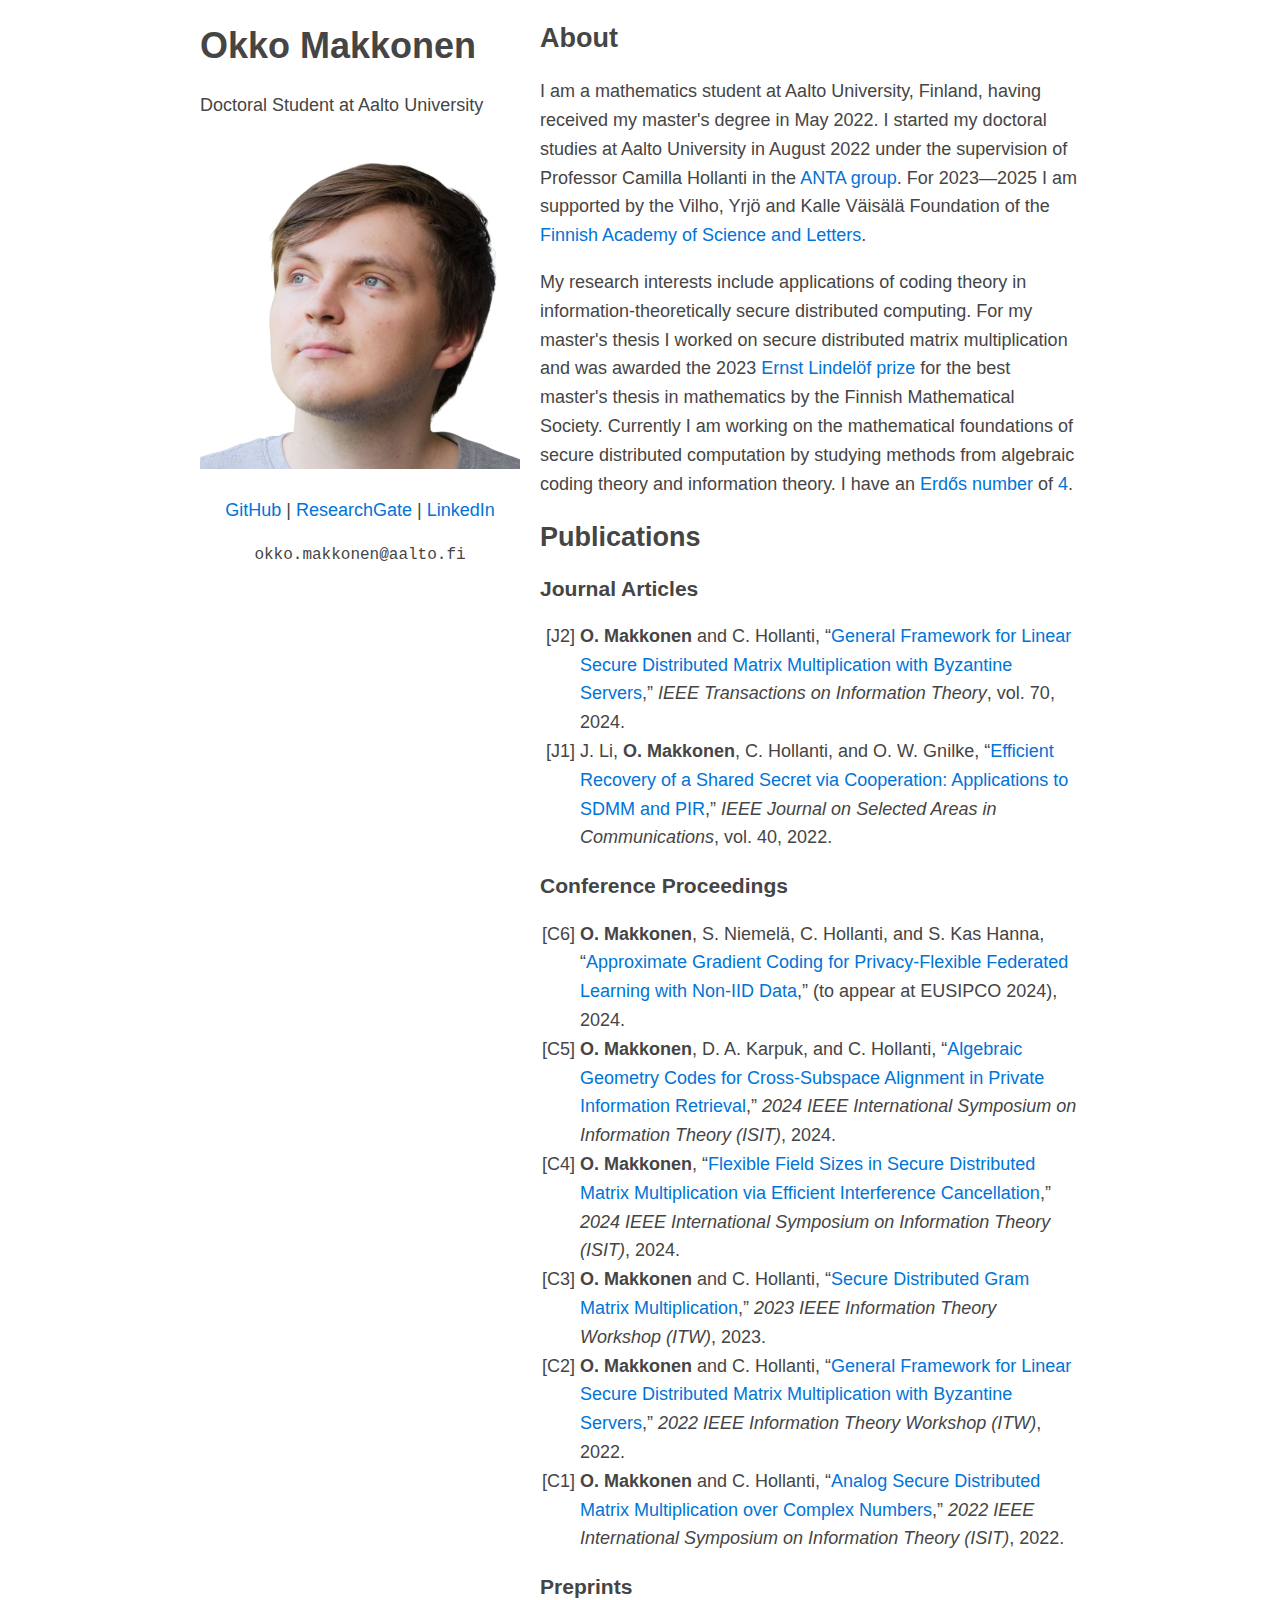
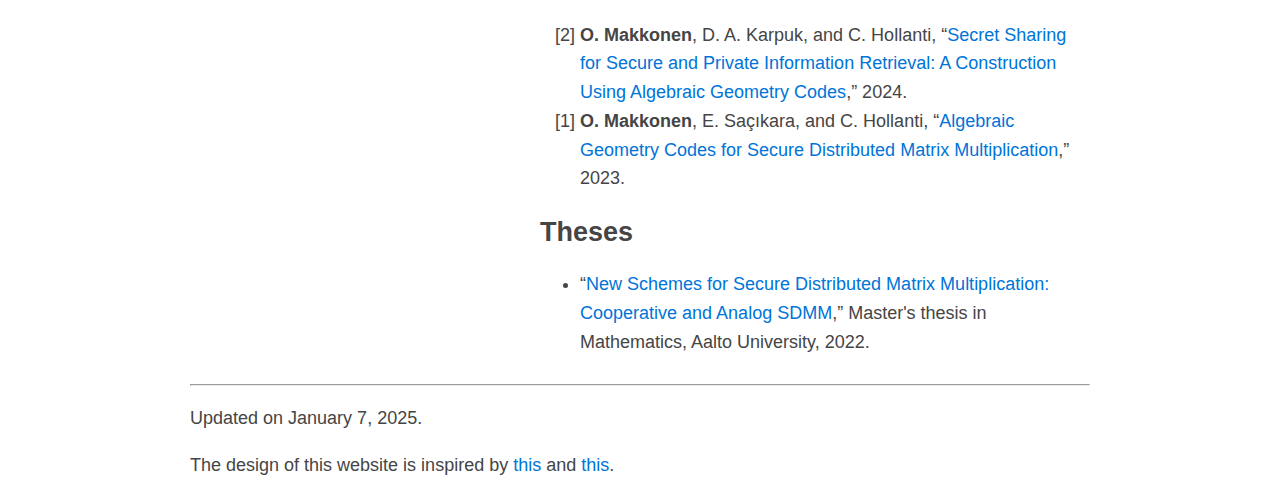
<file: index.html>
<!doctype html><html lang=en><meta charset=utf-8><meta name=viewport content="width=device-width,initial-scale=1"><title>Okko Makkonen — Doctoral Student</title><meta name=description content="Personal website of Okko Makkonen"><link rel=stylesheet href=https://brick.freetls.fastly.net/Roboto:300><link rel=stylesheet href=/style.css><link rel=apple-touch-icon sizes=180x180 href=/icons/apple-touch-icon.png><link rel=icon type=image/png sizes=32x32 href=/icons/favicon-32x32.png><link rel=icon type=image/png sizes=16x16 href=/icons/favicon-16x16.png><link rel=manifest href=/site.webmanifest><link rel=mask-icon href=/icons/safari-pinned-tab.svg color=#5bbad5><link rel="shortcut icon" href=/icons/favicon.ico><meta name=msapplication-TileColor content="#2d89ef"><meta name=msapplication-config content="/browserconfig.xml"><meta name=theme-color content="#ffffff"><div class=columns><div class=column><header><h1>Okko Makkonen</h1><aside>Doctoral Student at Aalto University</aside><br><img srcset="/images/profile-photo-1x.png 1x, /images/profile-photo-2x.png 2x, /images/profile-photo-3x.png 3x, /images/profile-photo-4x.png 4x" alt="Photo of me" id=profile-photo><p class=centered><a href=https://github.com/okkomakkonen>GitHub</a>
|
<a href=https://www.researchgate.net/profile/Okko-Makkonen>ResearchGate</a>
|
<a href=https://linkedin.com/in/okkomakkonen>LinkedIn</a><p class="centered typewriter">okko.makkonen@aalto.fi</header></div><div class=column><section><h2>About</h2><p>I am a mathematics student at Aalto University, Finland, having received my master's degree in May
2022.
I started my doctoral studies at Aalto University in August 2022 under the supervision of
Professor Camilla Hollanti in the <a href=https://math.aalto.fi/en/research/discrete/anta/index.html>ANTA group</a>.
For 2023&mdash;2025 I am supported by the Vilho, Yrjö and Kalle Väisälä Foundation of the <a href=https://www.acadsci.fi/en/>Finnish Academy of Science and Letters</a>.<p>My research interests include applications of coding theory in information-theoretically secure distributed computing.
For my master's thesis I worked on secure distributed matrix multiplication and was awarded the 2023 <a href=https://matemaattinenyhdistys.fi/ajankohtaista/vuoden-2022-vaitoskirjapalkinto-ja-ernst-lindelof-palkinto>Ernst Lindelöf prize</a> for the best master's thesis in mathematics by the Finnish Mathematical Society.
Currently I am working on the mathematical foundations of secure distributed computation by studying methods from algebraic coding theory and information theory.
I have an <a href=https://sites.google.com/oakland.edu/grossman/home/the-erdoes-number-project>Erdős number</a> of <a href=/erdos>4</a>.</section><section><h2>Publications</h2><h3>Journal Articles</h3><ol reversed id=journal-articles><li><strong>O. Makkonen</strong> and C. Hollanti,
&ldquo;<a href=https://arxiv.org/abs/2205.07052>General Framework for Linear Secure
Distributed Matrix Multiplication with Byzantine Servers</a>,&rdquo;
<em>IEEE Transactions on Information Theory</em>, vol. 70, 2024.<li>J. Li, <strong>O. Makkonen</strong>, C. Hollanti, and O. W. Gnilke,
&ldquo;<a href=https://arxiv.org/abs/2106.05785>Efficient Recovery of a Shared Secret via
Cooperation: Applications to SDMM and PIR</a>,&rdquo;
<em>IEEE Journal on Selected Areas in Communications</em>, vol. 40, 2022.</ol><h3>Conference Proceedings</h3><ol reversed id=conference-proceedings><li><strong>O. Makkonen</strong>, S. Niemelä, C. Hollanti, and S. Kas Hanna,
&ldquo;<a href=https://arxiv.org/abs/2404.03524>Approximate Gradient Coding for Privacy-Flexible Federated Learning with Non-IID Data</a>,&rdquo;
(to appear at EUSIPCO 2024), 2024.<li><strong>O. Makkonen</strong>, D. A. Karpuk, and C. Hollanti,
&ldquo;<a href=https://arxiv.org/abs/2405.18052>Algebraic Geometry Codes for Cross-Subspace Alignment in Private Information Retrieval</a>,&rdquo;
<em>2024 IEEE International Symposium on Information Theory (ISIT)</em>, 2024.<li><strong>O. Makkonen</strong>,
&ldquo;<a href=https://arxiv.org/abs/2404.15080>Flexible Field Sizes in Secure Distributed Matrix Multiplication via Efficient Interference Cancellation</a>,&rdquo;
<em>2024 IEEE International Symposium on Information Theory (ISIT)</em>, 2024.<li><strong>O. Makkonen</strong> and C. Hollanti,
&ldquo;<a href=https://arxiv.org/abs/2211.14213>Secure Distributed Gram Matrix
Multiplication</a>,&rdquo;
<em>2023 IEEE Information Theory Workshop (ITW)</em>, 2023.<li><strong>O. Makkonen</strong> and C. Hollanti,
&ldquo;<a href=https://arxiv.org/abs/2205.07052v2>General Framework for Linear Secure
Distributed Matrix Multiplication with Byzantine Servers</a>,&rdquo;
<em>2022 IEEE Information Theory Workshop (ITW)</em>, 2022.<li><strong>O. Makkonen</strong> and C. Hollanti,
&ldquo;<a href=https://arxiv.org/abs/2202.03352>Analog Secure Distributed Matrix
Multiplication over Complex Numbers</a>,&rdquo;
<em>2022 IEEE International Symposium on Information Theory (ISIT)</em>, 2022.</ol><h3>Preprints</h3><ol reversed id=preprints><li><strong>O. Makkonen</strong>, D. A. Karpuk, and C. Hollanti,
&ldquo;<a href=https://arxiv.org/abs/2408.00542>Secret Sharing for Secure and Private Information Retrieval: A Construction Using Algebraic Geometry Codes</a>,&rdquo;
2024.<li><strong>O. Makkonen</strong>, E. Saçıkara, and C. Hollanti,
&ldquo;<a href=https://arxiv.org/abs/2303.15429>Algebraic Geometry Codes for Secure Distributed Matrix Multiplication</a>,&rdquo;
2023.</ol></section><section><h2>Theses</h2><ul><li>&ldquo;<a href=http://urn.fi/URN:NBN:fi:aalto-202203272571>New Schemes for Secure Distributed
Matrix Multiplication: Cooperative and Analog SDMM</a>,&rdquo;
Master's thesis in Mathematics, Aalto University, 2022.</ul></section></div></div><hr><footer><p>Updated on January 7, 2025.<p>The design of this website is inspired by <a href=https://perfectmotherfuckingwebsite.com/>this</a> and <a href=https://clrs.cc/>this</a>.</footer>
</file>
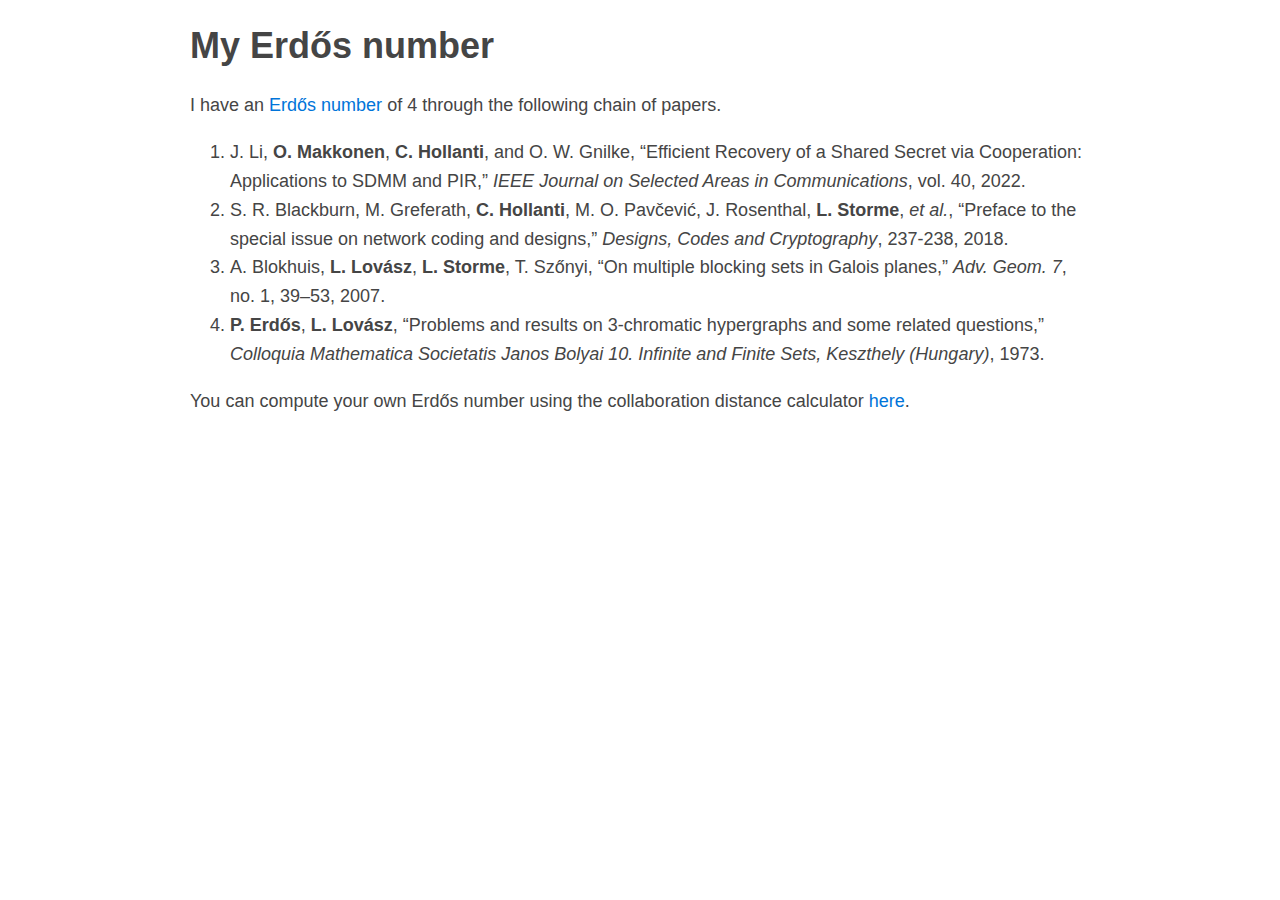
<file: erdos/index.html>
<!doctype html><html lang=en><meta charset=utf-8><meta name=viewport content="width=device-width,initial-scale=1"><title>Erdős number</title><meta name=description content="Erdős number of Okko Makkonen"><link rel=stylesheet href=https://brick.freetls.fastly.net/Roboto:300><link rel=stylesheet href=/style.css><link rel=apple-touch-icon sizes=180x180 href=/icons/apple-touch-icon.png><link rel=icon type=image/png sizes=32x32 href=/icons/favicon-32x32.png><link rel=icon type=image/png sizes=16x16 href=/icons/favicon-16x16.png><link rel=manifest href=/site.webmanifest><link rel=mask-icon href=/icons/safari-pinned-tab.svg color=#5bbad5><link rel="shortcut icon" href=/icons/favicon.ico><meta name=msapplication-TileColor content="#2d89ef"><meta name=msapplication-config content="/browserconfig.xml"><meta name=theme-color content="#ffffff"><header><h1>My Erdős number</h1></header><section>I have an <a href=https://www.oakland.edu/enp/>Erdős number</a> of 4 through the following chain of papers.<ol><li>J. Li, <strong>O. Makkonen</strong>, <strong>C. Hollanti</strong>, and O. W. Gnilke,
&ldquo;Efficient Recovery of a Shared Secret via Cooperation: Applications to SDMM and PIR,&rdquo;
<em>IEEE Journal on Selected Areas in Communications</em>, vol. 40, 2022.<li>S. R. Blackburn, M. Greferath, <strong>C. Hollanti</strong>, M. O. Pavčević, J. Rosenthal, <strong>L.
Storme</strong>, <em>et al.</em>,
&ldquo;Preface to the special issue on network coding and designs,&rdquo;
<em>Designs, Codes and Cryptography</em>, 237-238, 2018.<li>A. Blokhuis, <strong>L. Lovász</strong>, <strong>L. Storme</strong>, T. Szőnyi,
&ldquo;On multiple blocking sets in Galois planes,&rdquo;
<em>Adv. Geom. 7</em>, no. 1, 39–53, 2007.<li><strong>P. Erdős</strong>, <strong>L. Lovász</strong>,
&ldquo;Problems and results on 3-chromatic hypergraphs and some related questions,&rdquo;
<em>Colloquia Mathematica Societatis Janos Bolyai 10. Infinite and Finite Sets, Keszthely
(Hungary)</em>,
1973.</ol>You can compute your own Erdős number using the collaboration distance calculator <a href="https://mathscinet.ams.org/mathscinet/freeTools.html?version=2">here</a>.</section>
</file>
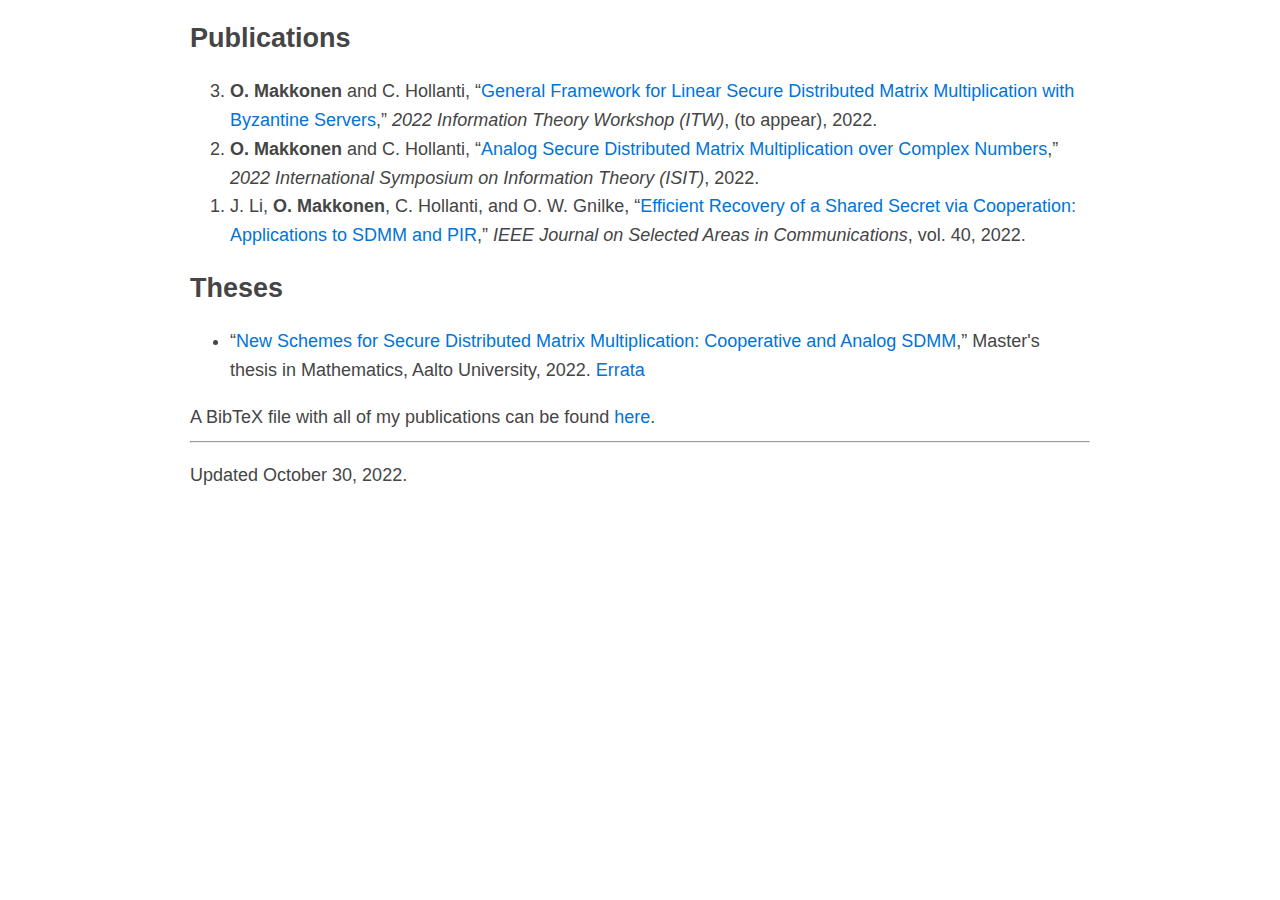
<file: publications/index.html>
<!DOCTYPE html>
<html lang="en">

<head>
    <meta charset="UTF-8">
    <meta name="viewport" content="width=device-width, initial-scale=1.0">
    <title>Okko Makkonen – Publications</title>
    <meta name="description" content="Publications of Okko Makkonen">
    <link rel="stylesheet" href="//brick.freetls.fastly.net/Roboto:300">
    <link rel="stylesheet" href="/style.css">

    <!-- Generated with https://realfavicongenerator.net/ -->
    <link rel="apple-touch-icon" sizes="180x180" href="/icons/apple-touch-icon.png">
    <link rel="icon" type="image/png" sizes="32x32" href="/icons/favicon-32x32.png">
    <link rel="icon" type="image/png" sizes="16x16" href="/icons/favicon-16x16.png">
    <link rel="manifest" href="/site.webmanifest">
    <link rel="mask-icon" href="/icons/safari-pinned-tab.svg" color="#5bbad5">
    <link rel="shortcut icon" href="/icons/favicon.ico">
    <meta name="msapplication-TileColor" content="#2d89ef">
    <meta name="msapplication-config" content="/browserconfig.xml">
    <meta name="theme-color" content="#ffffff">

</head>

<body>
    <h2>Publications</h2>
    <ol reversed>
        <li>
            <strong>O. Makkonen</strong> and C. Hollanti,
            &ldquo;<a href="https://arxiv.org/abs/2205.07052">General Framework for Linear Secure Distributed
                Matrix Multiplication with Byzantine Servers</a>,&rdquo;
            <em>2022 Information Theory Workshop (ITW)</em>, (to appear), 2022.
        </li>
        <li>
            <strong>O. Makkonen</strong> and C. Hollanti,
            &ldquo;<a href="https://arxiv.org/abs/2202.03352">Analog Secure Distributed Matrix Multiplication over
                Complex Numbers</a>,&rdquo;
            <em>2022 International Symposium on Information Theory (ISIT)</em>, 2022.
        </li>
        <li>
            J. Li, <strong>O. Makkonen</strong>, C. Hollanti, and O. W. Gnilke,
            &ldquo;<a href="https://arxiv.org/abs/2106.05785">Efficient Recovery of a Shared Secret via
                Cooperation: Applications to SDMM and PIR</a>,&rdquo;
            <em>IEEE Journal on Selected Areas in Communications</em>, vol. 40, 2022.
        </li>
    </ol>
    <h2>Theses</h2>
    <ul>
        <li>
            &ldquo;<a href="http://urn.fi/URN:NBN:fi:aalto-202203272571">New Schemes for Secure Distributed Matrix
                Multiplication: Cooperative and Analog SDMM</a>,&rdquo;
            Master's thesis in Mathematics, Aalto University, 2022. <a href="masters_errata.html">Errata</a>
        </li>
    </ul>
    A BibTeX file with all of my publications can be found <a href="bib.bib" target="_blank">here</a>.

    <hr>

    <footer>
        <p>
            Updated October 30, 2022.
        </p>
    </footer>


</body>

</html>
</file>
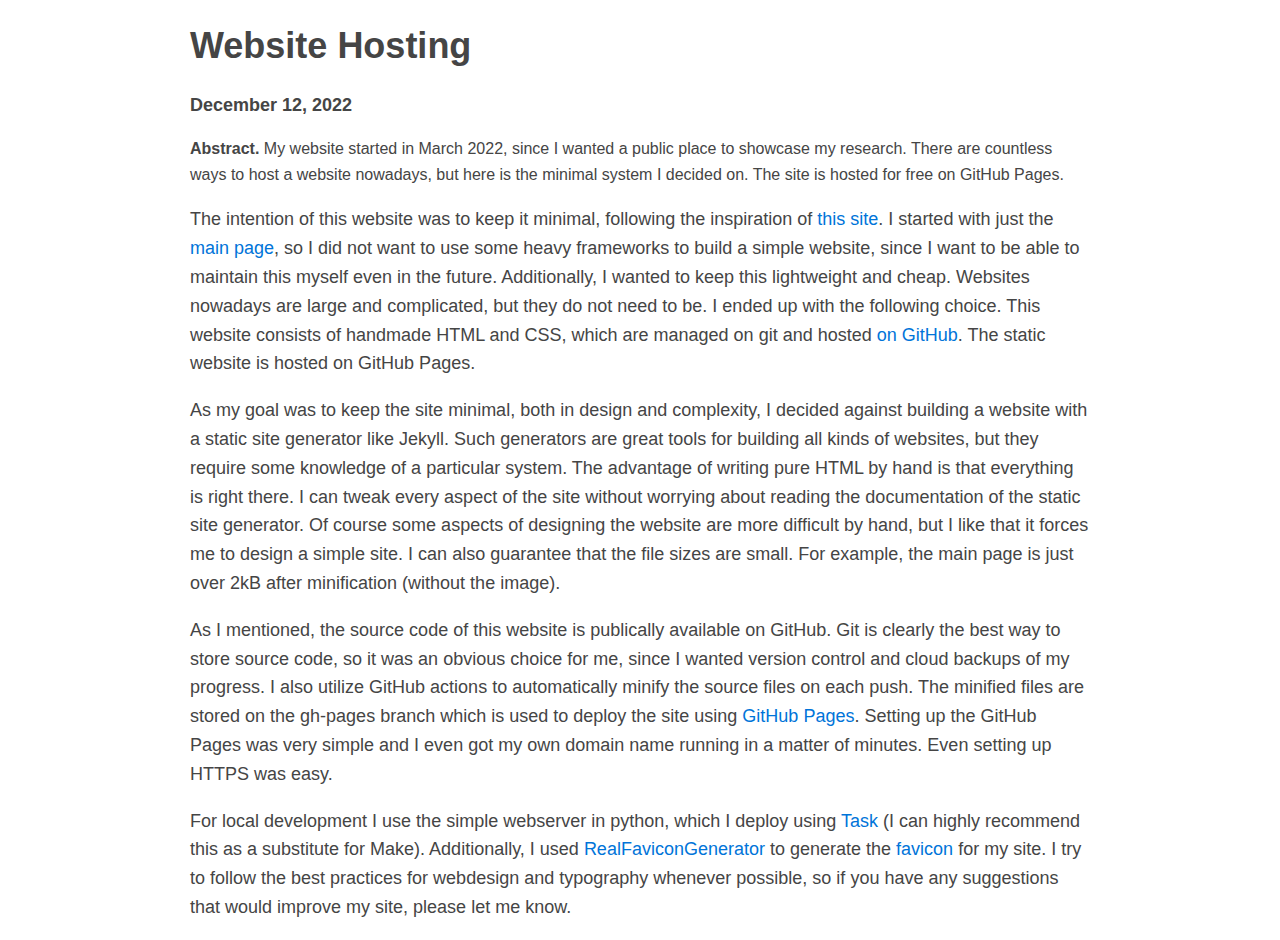
<file: articles/website-hosting/index.html>
<!doctype html><html lang=en><meta charset=utf-8><meta name=viewport content="width=device-width,initial-scale=1"><title>Website hosting</title><meta name=description content="My website started in March 2022, since I wanted a public place to showcase my research. There are countless ways to host a website nowadays, but here is the system I decided on."><link rel=stylesheet href=https://brick.freetls.fastly.net/Roboto:300><link rel=stylesheet href=/style.css><link rel=apple-touch-icon sizes=180x180 href=/icons/apple-touch-icon.png><link rel=icon type=image/png sizes=32x32 href=/icons/favicon-32x32.png><link rel=icon type=image/png sizes=16x16 href=/icons/favicon-16x16.png><link rel=manifest href=/site.webmanifest><link rel=mask-icon href=/icons/safari-pinned-tab.svg color=#5bbad5><link rel="shortcut icon" href=/icons/favicon.ico><meta name=msapplication-TileColor content="#2d89ef"><meta name=msapplication-config content="/browserconfig.xml"><meta name=theme-color content="#ffffff"><header><h1>Website Hosting</h1><strong>December 12, 2022</strong><p class=abstract><strong>Abstract.</strong>
My website started in March 2022, since I wanted a public place to showcase my research. There are countless
ways to host a website nowadays, but here is the minimal system I decided on. The site is hosted for free on
GitHub Pages.</header><p>The intention of this website was to keep it minimal, following the inspiration of <a href=https://perfectmotherfuckingwebsite.com/>this site</a>. I started with just the <a href=/>main
page</a>, so I did not want to use some heavy frameworks to build a simple website, since I want to be able
to maintain this myself even in the future. Additionally, I wanted to keep this lightweight and cheap. Websites
nowadays are large and complicated, but they do not need to be. I ended up with the following choice. This
website consists of handmade HTML and CSS, which are managed on git and hosted <a href=https://github.com/okkomakkonen/okkomakkonen.fi>on GitHub</a>. The static website is hosted on GitHub
Pages.<p>As my goal was to keep the site minimal, both in design and complexity, I decided against building a website
with a static site generator like Jekyll. Such generators are great tools for building all kinds of websites,
but they require some knowledge of a particular system. The advantage of writing pure HTML by hand is that
everything is right there. I can tweak every aspect of the site without worrying about reading the documentation
of the static site generator. Of course some aspects of designing the website are more difficult by hand, but I
like that it forces me to design a simple site. I can also guarantee that the file sizes are small. For example,
the main page is just over 2kB after minification (without the image).<p>As I mentioned, the source code of this website is publically available on GitHub. Git is clearly the best way
to store source code, so it was an obvious choice for me, since I wanted version control and cloud backups of my
progress. I also utilize GitHub actions to automatically minify the source files on each push. The minified
files are stored on the gh-pages branch which is used to deploy the site using <a href=https://pages.github.com/>GitHub Pages</a>. Setting up the GitHub Pages was very simple and I even
got my own domain name running in a matter of minutes. Even setting up HTTPS was easy.<p>For local development I use the simple webserver in python, which I deploy using <a href=https://taskfile.dev/>Task</a> (I can highly recommend this as a substitute for Make). Additionally,
I used <a href=https://realfavicongenerator.net/>RealFaviconGenerator</a> to generate the <a href=https://en.wikipedia.org/wiki/Favicon>favicon</a> for my site. I try to follow the best practices for
webdesign and typography whenever possible, so if you have any suggestions that would improve my site, please
let me know.
</file>
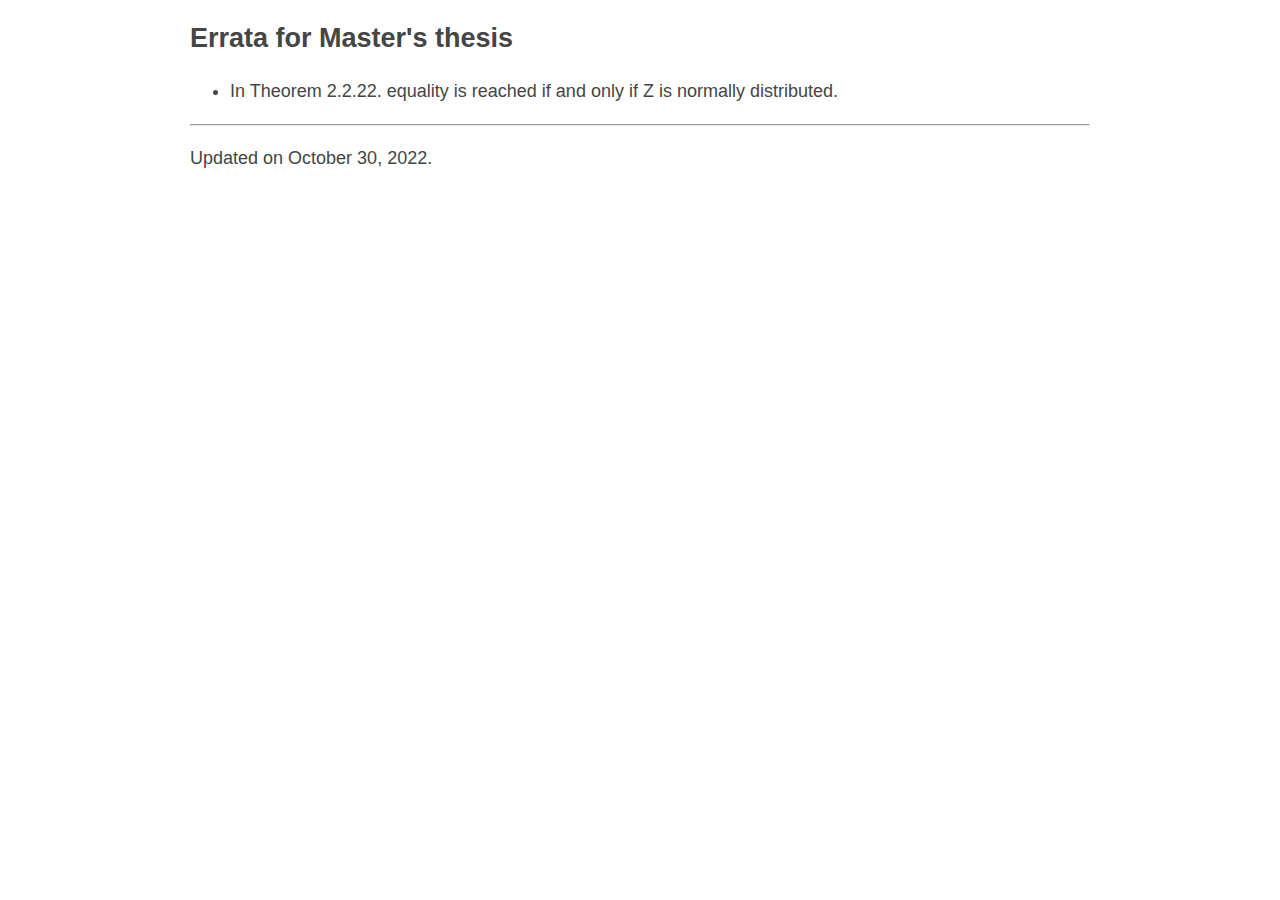
<file: publications/masters_errata.html>
<!DOCTYPE html>
<html lang="en">

<head>
    <meta charset="UTF-8">
    <meta name="viewport" content="width=device-width, initial-scale=1.0">
    <title>Okko Makkonen</title>
    <meta name="description" content="Personal website of Okko Makkonen">
    <link rel="stylesheet" href="//brick.freetls.fastly.net/Roboto:300">
    <link rel="stylesheet" href="/style.css">

    <!-- Generated with https://realfavicongenerator.net/ -->
    <link rel="apple-touch-icon" sizes="180x180" href="/icons/apple-touch-icon.png">
    <link rel="icon" type="image/png" sizes="32x32" href="/icons/favicon-32x32.png">
    <link rel="icon" type="image/png" sizes="16x16" href="/icons/favicon-16x16.png">
    <link rel="manifest" href="/site.webmanifest">
    <link rel="mask-icon" href="/icons/safari-pinned-tab.svg" color="#5bbad5">
    <link rel="shortcut icon" href="/icons/favicon.ico">
    <meta name="msapplication-TileColor" content="#2d89ef">
    <meta name="msapplication-config" content="/browserconfig.xml">
    <meta name="theme-color" content="#ffffff">

</head>

<body>

    <h2>Errata for Master's thesis</h2>

    <ul>
        <li>
            In Theorem 2.2.22. equality is reached if and only if Z is normally distributed.
        </li>
    </ul>

    <hr>

    <footer>
        <p>
            Updated on October 30, 2022.
        </p>
    </footer>

</body>

</html>
</file>
<file: style.css>
body{margin:0 auto;max-width:900px;line-height:1.6;font-size:18px;padding:0 10px;font-family:roboto,sans-serif;font-weight:300;background-color:#fff;color:#454545}#profile-photo{width:320px}.column{padding:0 10px;min-width:320px}strong{font-weight:700}h1,h2,h3{line-height:1.2}a:link,a:visited{color:#0074d9;text-decoration:none}a:hover{color:#7fdbff}.columns{display:flex;flex-direction:row}.no-javascript{color:#ff4136}.abstract{font-size:medium}.centered{text-align:center}.typewriter{font-family:monospace;font-size:16px}@counter-style journal-counter{system: extends numeric;
    prefix: '[J';
    suffix: '] ';
}@counter-style conference-counter{system: extends numeric;
    prefix: '[C';
    suffix: '] ';
}@counter-style preprint-counter{system: extends numeric;
    prefix: '[';
    suffix: '] ';
}#journal-articles{list-style-type:journal-counter}#conference-proceedings{list-style-type:conference-counter}#preprints{list-style-type:preprint-counter}@media(max-width:900px){body{max-width:650px}.columns{flex-direction:column}#profile-photo{width:calc(100vw - 20px);max-width:400px}.column{padding:0}}@media(prefers-color-scheme:dark){body{background-color:#111;color:#ddd}}
</file>
